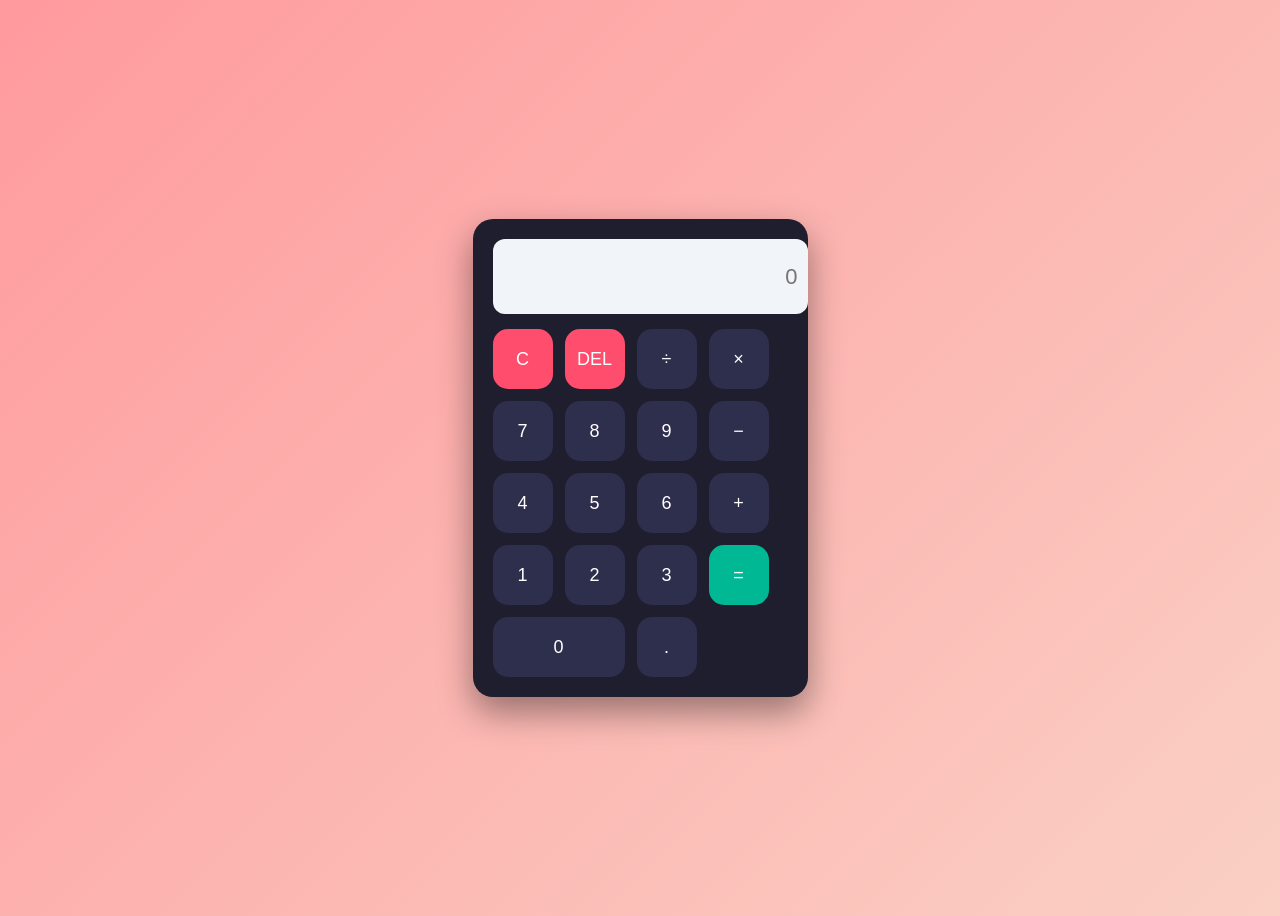
<file: task1/index.html>
<!DOCTYPE html>
<html lang="en">
<head>
    <meta charset="UTF-8">
    <meta name="viewport" content="width=device-width, initial-scale=1.0">
    <title>Beautiful Calculator</title>
    <link rel="stylesheet" href="style.css">
</head>
<body>

<div class="calculator">
    <input type="text" id="display" placeholder="0" disabled>

    <div class="buttons">
        <button onclick="clearDisplay()">C</button>
        <button onclick="deleteLast()">DEL</button>
        <button onclick="appendValue('/')">÷</button>
        <button onclick="appendValue('*')">×</button>

        <button onclick="appendValue('7')">7</button>
        <button onclick="appendValue('8')">8</button>
        <button onclick="appendValue('9')">9</button>
        <button onclick="appendValue('-')">−</button>

        <button onclick="appendValue('4')">4</button>
        <button onclick="appendValue('5')">5</button>
        <button onclick="appendValue('6')">6</button>
        <button onclick="appendValue('+')">+</button>

        <button onclick="appendValue('1')">1</button>
        <button onclick="appendValue('2')">2</button>
        <button onclick="appendValue('3')">3</button>
        <button onclick="calculate()">=</button>

        <button onclick="appendValue('0')" class="zero">0</button>
        <button onclick="appendValue('.')">.</button>
    </div>
</div>

<script src="script.js"></script>

</body>
</html>
</file>
<file: task1/style.css>
body {
  display: flex;
  justify-content: center;
  align-items: center;
  height: 100vh;
  background: linear-gradient(135deg, #ff9a9e, #fad0c4);
  font-family: Arial, sans-serif;
}

.calculator {
  background: #1e1e2f;
  padding: 20px;
  border-radius: 20px;
  box-shadow: 0 15px 35px rgba(0,0,0,0.4);
}

/* Display */
#display {
  width: 100%;
  height: 55px;
  margin-bottom: 15px;
  font-size: 22px;
  padding: 10px;
  border: none;
  border-radius: 12px;
  text-align: right;
  background: #f1f5f9;
}

/* Buttons grid */
.buttons {
  display: grid;
  grid-template-columns: repeat(4, 60px);
  gap: 12px;
}

/* Normal buttons */
button {
  height: 60px;
  font-size: 18px;
  border: none;
  border-radius: 15px;
  cursor: pointer;
  background: #2e2e4d;
  color: white;
  transition: 0.25s;
}

/* Hover effect */
button:hover {
  transform: translateY(-3px);
  background: #6366f1;
}

/* Click effect */
button:active {
  transform: scale(0.95);
}

/* Special buttons (C & DEL) */
button:nth-child(1),
button:nth-child(2) {
  background: #ff4d6d;
}

button:nth-child(1):hover,
button:nth-child(2):hover {
  background: #e63946;
}

/* Equal button */
button:nth-child(16) {
  background: #00b894;
}

button:nth-child(16):hover {
  background: #019875;
}

/* Zero button */
.zero {
  grid-column: span 2;
}
</file>
